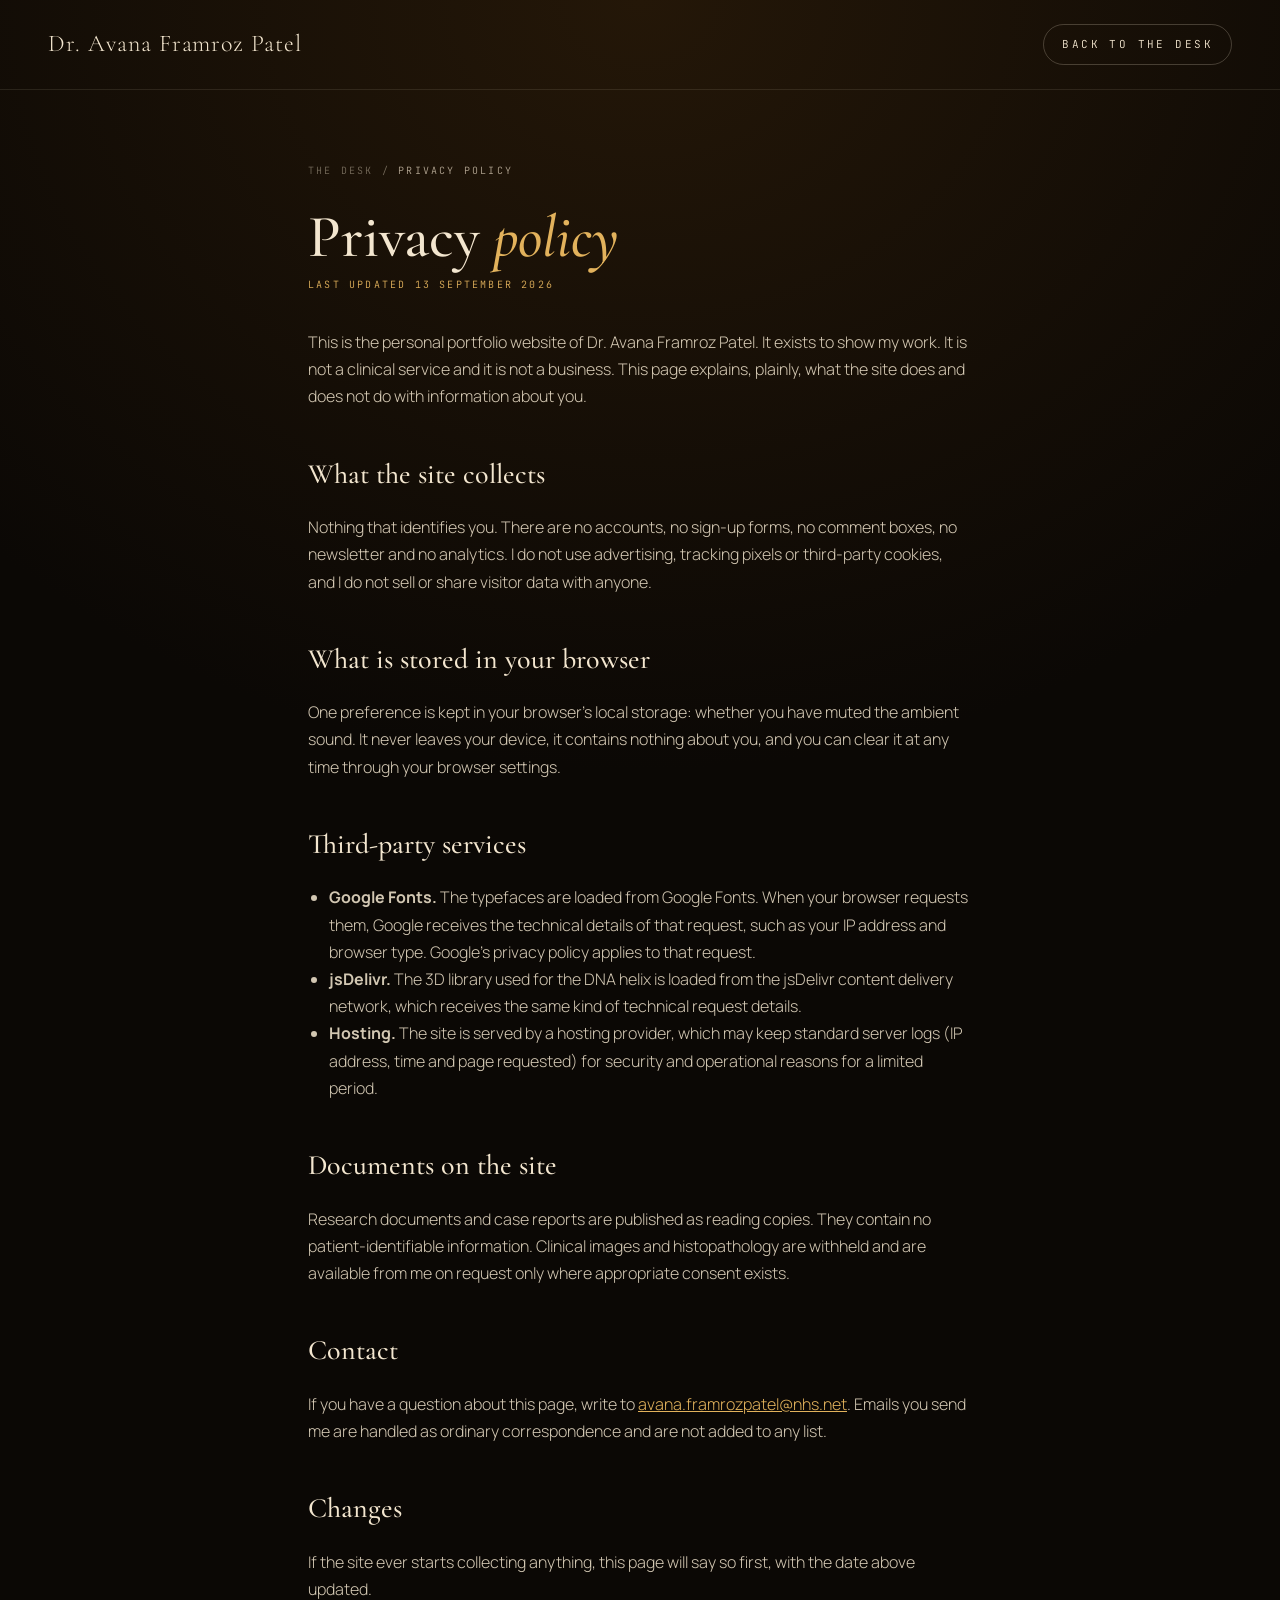
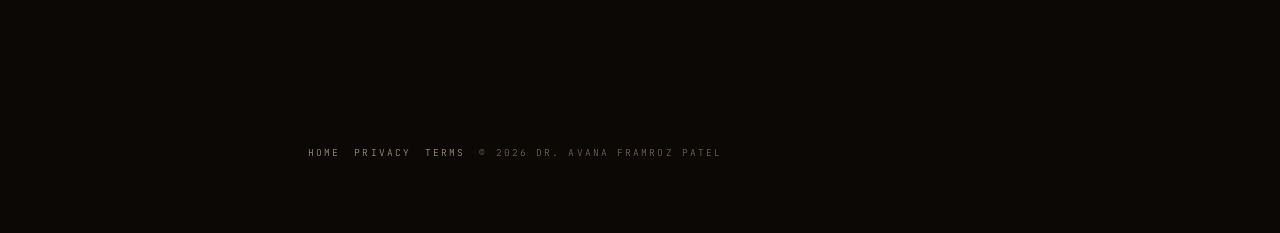
<file: privacy.html>
<!doctype html>
<html lang="en">
<head>
  <meta charset="utf-8" />
  <meta name="viewport" content="width=device-width, initial-scale=1" />
  <title>Privacy Policy · Dr. Avana Framroz Patel</title>
  <meta name="description" content="How this personal portfolio site handles data: no accounts, no analytics, no advertising, one browser preference, and fonts loaded from Google." />
  <link rel="canonical" href="https://your-domain.example/privacy.html" />
  <meta name="theme-color" content="#0b0805" />
  <meta property="og:type" content="website" />
  <meta property="og:title" content="Privacy Policy · Dr. Avana Framroz Patel" />
  <meta property="og:description" content="How this personal portfolio site handles data: no accounts, no analytics, no advertising, one browser preference, and fonts loaded from Google." />
  <meta property="og:url" content="https://your-domain.example/privacy.html" />
  <meta property="og:image" content="https://your-domain.example/assets/share.jpg" />
  <meta name="twitter:card" content="summary_large_image" />
  <link rel="icon" href="assets/favicon.svg" type="image/svg+xml" />
  <link rel="icon" href="assets/favicon-32.png" type="image/png" sizes="32x32" />
  <link rel="apple-touch-icon" href="assets/apple-touch-icon.png" />
  <link rel="preconnect" href="https://fonts.googleapis.com" />
  <link rel="preconnect" href="https://fonts.gstatic.com" crossorigin />
  <link href="https://fonts.googleapis.com/css2?family=Cormorant+Garamond:ital,wght@0,500;1,500&family=Manrope:wght@300;400&family=JetBrains+Mono:wght@400&display=swap" rel="stylesheet" />
  <style>
    :root { --bg:#0b0805; --gold:#e2b25c; --cream:#f3e6cf; --muted:rgba(243,230,207,0.62); }
    * { box-sizing:border-box; }
    body { margin:0; background:radial-gradient(120% 70% at 50% 0%, #241708 0%, var(--bg) 60%); color:var(--cream); font-family:'Manrope',system-ui,sans-serif; font-weight:300; line-height:1.7; min-height:100vh; }
    header { display:flex; align-items:center; justify-content:space-between; gap:16px; padding:24px clamp(20px,4vw,48px); border-bottom:1px solid rgba(243,230,207,0.1); }
    .brand { font-family:'Cormorant Garamond',Georgia,serif; font-size:24px; color:var(--cream); text-decoration:none; letter-spacing:0.04em; }
    .back { font-family:'JetBrains Mono',monospace; font-size:11px; letter-spacing:0.22em; text-transform:uppercase; color:var(--cream); text-decoration:none; border:1px solid rgba(243,230,207,0.22); border-radius:999px; padding:10px 18px; display:inline-block; }
    .back:hover { border-color:rgba(226,178,92,0.55); }
    main { max-width:760px; margin:0 auto; padding:8vh clamp(20px,4vw,48px) 14vh; }
    nav.crumbs { font-family:'JetBrains Mono',monospace; font-size:10px; letter-spacing:0.22em; text-transform:uppercase; color:rgba(243,230,207,0.42); margin-bottom:28px; }
    nav.crumbs a { color:inherit; text-decoration:none; } nav.crumbs span { color:rgba(243,230,207,0.7); }
    h1 { font-family:'Cormorant Garamond',Georgia,serif; font-weight:500; font-size:clamp(38px,5vw,60px); line-height:1.02; margin:0 0 8px; }
    h1 em { font-style:italic; color:var(--gold); }
    .updated { font-family:'JetBrains Mono',monospace; font-size:10px; letter-spacing:0.22em; text-transform:uppercase; color:var(--gold); margin:0 0 36px; }
    h2 { font-family:'Cormorant Garamond',Georgia,serif; font-weight:500; font-size:28px; margin:40px 0 10px; }
    p, li { font-size:16px; color:rgba(243,230,207,0.86); }
    a { color:var(--gold); }
    ul { padding-left:1.3em; }
    footer { max-width:760px; margin:0 auto; padding:0 clamp(20px,4vw,48px) 8vh; font-family:'JetBrains Mono',monospace; font-size:9.5px; letter-spacing:0.22em; text-transform:uppercase; color:rgba(243,230,207,0.4); display:flex; gap:14px; flex-wrap:wrap; }
    footer a { color:rgba(243,230,207,0.6); text-decoration:none; }
    .big { font-family:'Cormorant Garamond',Georgia,serif; font-size:clamp(90px,18vw,200px); line-height:0.9; color:var(--gold); margin:0 0 10px; font-weight:500; }
  </style>
</head>
<body>
<header><a class="brand" href="./">Dr. Avana Framroz Patel</a><a class="back" href="./">Back to the desk</a></header>
<main>
<nav class="crumbs"><a href="./">The desk</a> / <span>Privacy policy</span></nav>
<h1>Privacy <em>policy</em></h1>
<p class="updated">Last updated 13 September 2026</p>
<p>This is the personal portfolio website of Dr. Avana Framroz Patel. It exists to show my work. It is not a clinical service and it is not a business. This page explains, plainly, what the site does and does not do with information about you.</p>
<h2>What the site collects</h2>
<p>Nothing that identifies you. There are no accounts, no sign-up forms, no comment boxes, no newsletter and no analytics. I do not use advertising, tracking pixels or third-party cookies, and I do not sell or share visitor data with anyone.</p>
<h2>What is stored in your browser</h2>
<p>One preference is kept in your browser&#8217;s local storage: whether you have muted the ambient sound. It never leaves your device, it contains nothing about you, and you can clear it at any time through your browser settings.</p>
<h2>Third-party services</h2>
<ul>
  <li><strong>Google Fonts.</strong> The typefaces are loaded from Google Fonts. When your browser requests them, Google receives the technical details of that request, such as your IP address and browser type. Google&#8217;s privacy policy applies to that request.</li>
  <li><strong>jsDelivr.</strong> The 3D library used for the DNA helix is loaded from the jsDelivr content delivery network, which receives the same kind of technical request details.</li>
  <li><strong>Hosting.</strong> The site is served by a hosting provider, which may keep standard server logs (IP address, time and page requested) for security and operational reasons for a limited period.</li>
</ul>
<h2>Documents on the site</h2>
<p>Research documents and case reports are published as reading copies. They contain no patient-identifiable information. Clinical images and histopathology are withheld and are available from me on request only where appropriate consent exists.</p>
<h2>Contact</h2>
<p>If you have a question about this page, write to <a href="mailto:avana.framrozpatel@nhs.net">avana.framrozpatel@nhs.net</a>. Emails you send me are handled as ordinary correspondence and are not added to any list.</p>
<h2>Changes</h2>
<p>If the site ever starts collecting anything, this page will say so first, with the date above updated.</p>
</main>
<footer><a href="./">Home</a><a href="privacy.html">Privacy</a><a href="terms.html">Terms</a><span>&copy; 2026 Dr. Avana Framroz Patel</span></footer>
</body>
</html>
</file>
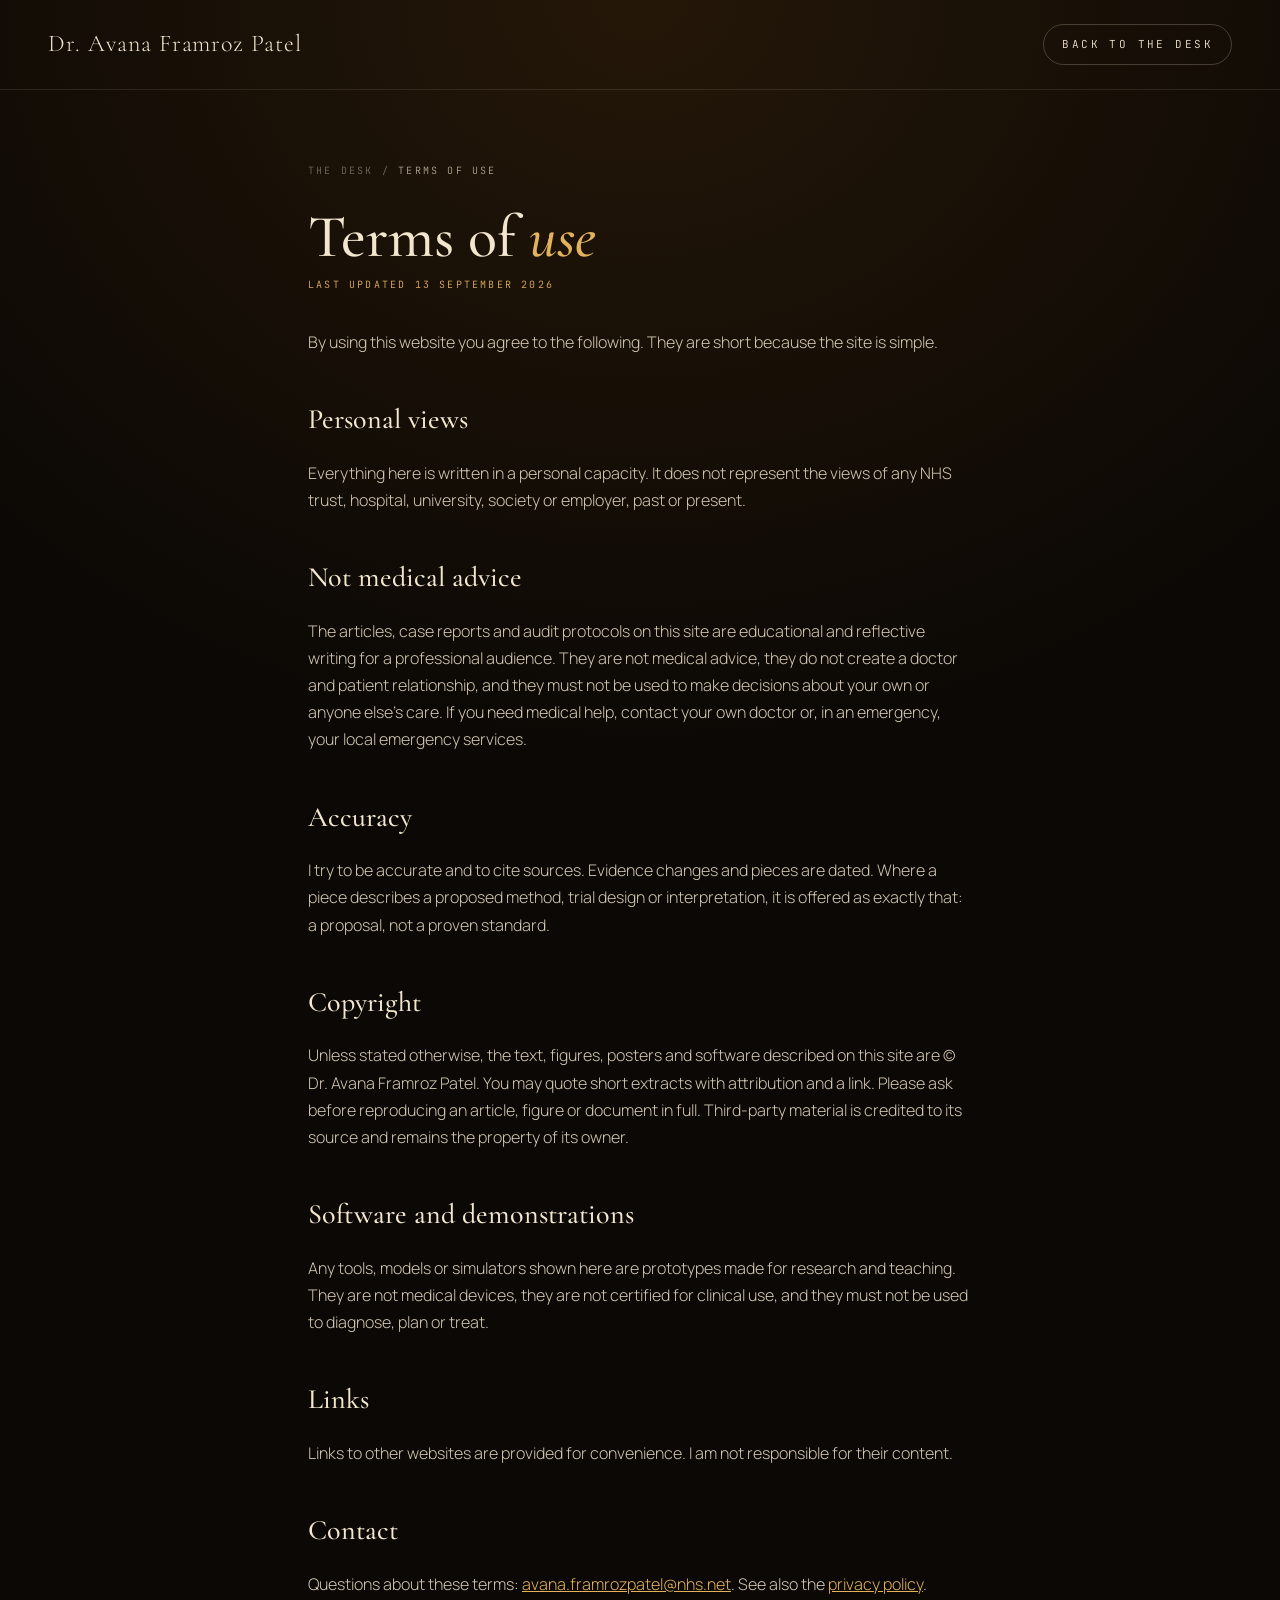
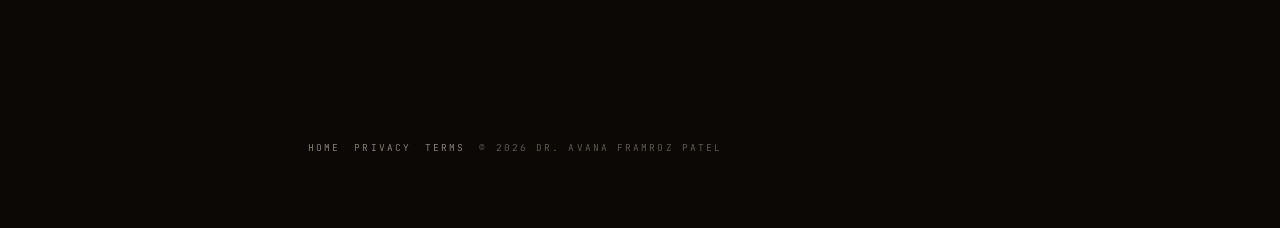
<file: terms.html>
<!doctype html>
<html lang="en">
<head>
  <meta charset="utf-8" />
  <meta name="viewport" content="width=device-width, initial-scale=1" />
  <title>Terms of Use · Dr. Avana Framroz Patel</title>
  <meta name="description" content="Terms for using the personal portfolio site of Dr. Avana Framroz Patel: personal views, no medical advice, copyright and permitted use." />
  <link rel="canonical" href="https://your-domain.example/terms.html" />
  <meta name="theme-color" content="#0b0805" />
  <meta property="og:type" content="website" />
  <meta property="og:title" content="Terms of Use · Dr. Avana Framroz Patel" />
  <meta property="og:description" content="Terms for using the personal portfolio site of Dr. Avana Framroz Patel: personal views, no medical advice, copyright and permitted use." />
  <meta property="og:url" content="https://your-domain.example/terms.html" />
  <meta property="og:image" content="https://your-domain.example/assets/share.jpg" />
  <meta name="twitter:card" content="summary_large_image" />
  <link rel="icon" href="assets/favicon.svg" type="image/svg+xml" />
  <link rel="icon" href="assets/favicon-32.png" type="image/png" sizes="32x32" />
  <link rel="apple-touch-icon" href="assets/apple-touch-icon.png" />
  <link rel="preconnect" href="https://fonts.googleapis.com" />
  <link rel="preconnect" href="https://fonts.gstatic.com" crossorigin />
  <link href="https://fonts.googleapis.com/css2?family=Cormorant+Garamond:ital,wght@0,500;1,500&family=Manrope:wght@300;400&family=JetBrains+Mono:wght@400&display=swap" rel="stylesheet" />
  <style>
    :root { --bg:#0b0805; --gold:#e2b25c; --cream:#f3e6cf; --muted:rgba(243,230,207,0.62); }
    * { box-sizing:border-box; }
    body { margin:0; background:radial-gradient(120% 70% at 50% 0%, #241708 0%, var(--bg) 60%); color:var(--cream); font-family:'Manrope',system-ui,sans-serif; font-weight:300; line-height:1.7; min-height:100vh; }
    header { display:flex; align-items:center; justify-content:space-between; gap:16px; padding:24px clamp(20px,4vw,48px); border-bottom:1px solid rgba(243,230,207,0.1); }
    .brand { font-family:'Cormorant Garamond',Georgia,serif; font-size:24px; color:var(--cream); text-decoration:none; letter-spacing:0.04em; }
    .back { font-family:'JetBrains Mono',monospace; font-size:11px; letter-spacing:0.22em; text-transform:uppercase; color:var(--cream); text-decoration:none; border:1px solid rgba(243,230,207,0.22); border-radius:999px; padding:10px 18px; display:inline-block; }
    .back:hover { border-color:rgba(226,178,92,0.55); }
    main { max-width:760px; margin:0 auto; padding:8vh clamp(20px,4vw,48px) 14vh; }
    nav.crumbs { font-family:'JetBrains Mono',monospace; font-size:10px; letter-spacing:0.22em; text-transform:uppercase; color:rgba(243,230,207,0.42); margin-bottom:28px; }
    nav.crumbs a { color:inherit; text-decoration:none; } nav.crumbs span { color:rgba(243,230,207,0.7); }
    h1 { font-family:'Cormorant Garamond',Georgia,serif; font-weight:500; font-size:clamp(38px,5vw,60px); line-height:1.02; margin:0 0 8px; }
    h1 em { font-style:italic; color:var(--gold); }
    .updated { font-family:'JetBrains Mono',monospace; font-size:10px; letter-spacing:0.22em; text-transform:uppercase; color:var(--gold); margin:0 0 36px; }
    h2 { font-family:'Cormorant Garamond',Georgia,serif; font-weight:500; font-size:28px; margin:40px 0 10px; }
    p, li { font-size:16px; color:rgba(243,230,207,0.86); }
    a { color:var(--gold); }
    ul { padding-left:1.3em; }
    footer { max-width:760px; margin:0 auto; padding:0 clamp(20px,4vw,48px) 8vh; font-family:'JetBrains Mono',monospace; font-size:9.5px; letter-spacing:0.22em; text-transform:uppercase; color:rgba(243,230,207,0.4); display:flex; gap:14px; flex-wrap:wrap; }
    footer a { color:rgba(243,230,207,0.6); text-decoration:none; }
    .big { font-family:'Cormorant Garamond',Georgia,serif; font-size:clamp(90px,18vw,200px); line-height:0.9; color:var(--gold); margin:0 0 10px; font-weight:500; }
  </style>
</head>
<body>
<header><a class="brand" href="./">Dr. Avana Framroz Patel</a><a class="back" href="./">Back to the desk</a></header>
<main>
<nav class="crumbs"><a href="./">The desk</a> / <span>Terms of use</span></nav>
<h1>Terms of <em>use</em></h1>
<p class="updated">Last updated 13 September 2026</p>
<p>By using this website you agree to the following. They are short because the site is simple.</p>
<h2>Personal views</h2>
<p>Everything here is written in a personal capacity. It does not represent the views of any NHS trust, hospital, university, society or employer, past or present.</p>
<h2>Not medical advice</h2>
<p>The articles, case reports and audit protocols on this site are educational and reflective writing for a professional audience. They are not medical advice, they do not create a doctor and patient relationship, and they must not be used to make decisions about your own or anyone else&#8217;s care. If you need medical help, contact your own doctor or, in an emergency, your local emergency services.</p>
<h2>Accuracy</h2>
<p>I try to be accurate and to cite sources. Evidence changes and pieces are dated. Where a piece describes a proposed method, trial design or interpretation, it is offered as exactly that: a proposal, not a proven standard.</p>
<h2>Copyright</h2>
<p>Unless stated otherwise, the text, figures, posters and software described on this site are &copy; Dr. Avana Framroz Patel. You may quote short extracts with attribution and a link. Please ask before reproducing an article, figure or document in full. Third-party material is credited to its source and remains the property of its owner.</p>
<h2>Software and demonstrations</h2>
<p>Any tools, models or simulators shown here are prototypes made for research and teaching. They are not medical devices, they are not certified for clinical use, and they must not be used to diagnose, plan or treat.</p>
<h2>Links</h2>
<p>Links to other websites are provided for convenience. I am not responsible for their content.</p>
<h2>Contact</h2>
<p>Questions about these terms: <a href="mailto:avana.framrozpatel@nhs.net">avana.framrozpatel@nhs.net</a>. See also the <a href="privacy.html">privacy policy</a>.</p>
</main>
<footer><a href="./">Home</a><a href="privacy.html">Privacy</a><a href="terms.html">Terms</a><span>&copy; 2026 Dr. Avana Framroz Patel</span></footer>
</body>
</html>
</file>
